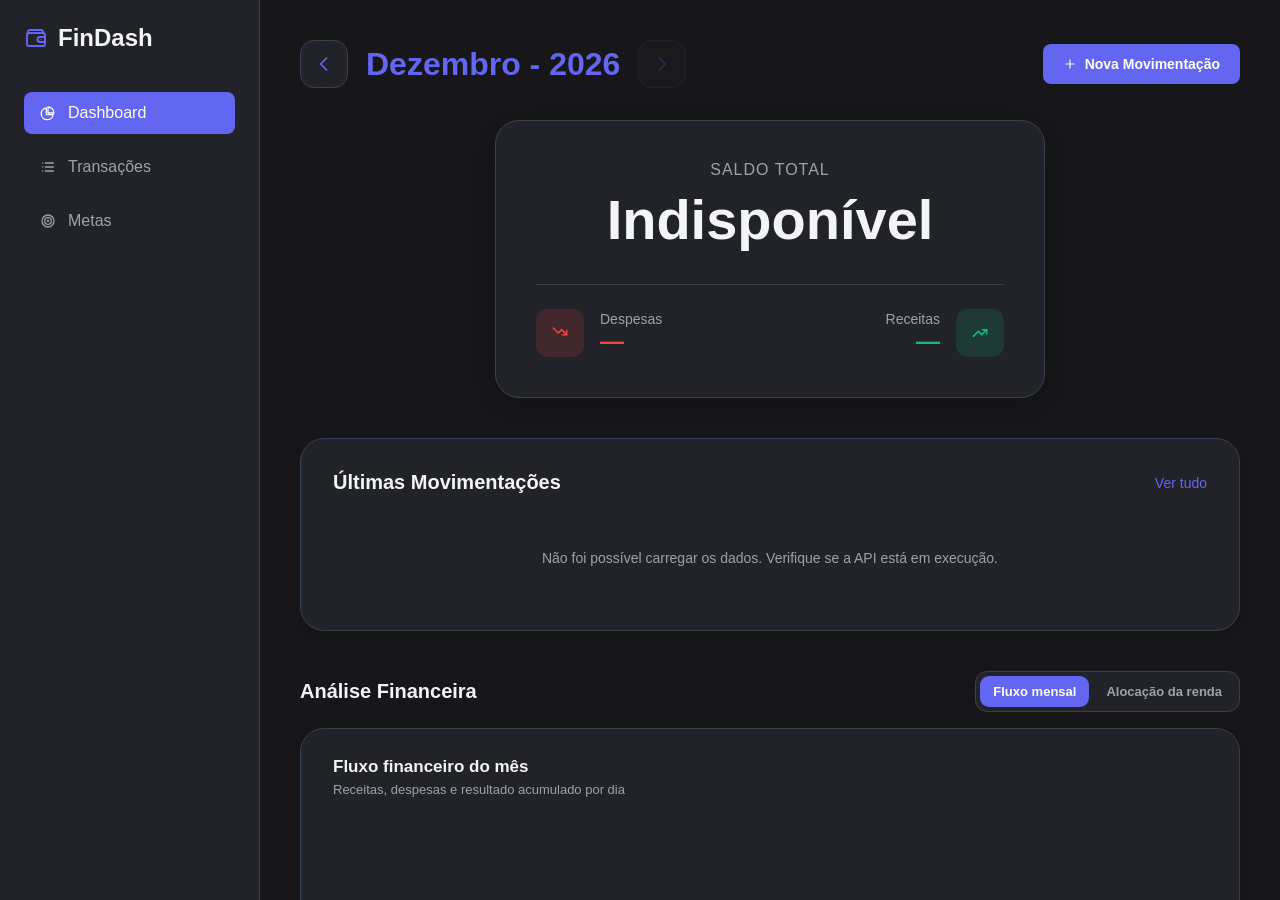
<file: frontend/index.html>
<!DOCTYPE html>
<html lang="pt-BR">
<head>
    <meta charset="UTF-8">
    <meta name="viewport" content="width=device-width, initial-scale=1.0">
    <title>FinDash</title>

    <link rel="stylesheet" href="style.css">
    <link rel="stylesheet" href="assets/css/icons.css">
</head>
<body>
    <div class="app-container">

        <!-- Menu lateral -->
        <aside class="sidebar">
            <div class="logo">
                <h2>
                    <i class="fa-solid fa-wallet" style="color: #6366f1;"></i>
                    FinDash
                </h2>
            </div>

            <nav>
                <a href="index.html" class="active">
                    <i class="fa-solid fa-chart-pie"></i>
                    Dashboard
                </a>

                <a href="transacoes.html">
                    <i class="fa-solid fa-list-ul"></i>
                    Transações
                </a>

                <a href="metas.html">
                    <i class="fa-solid fa-bullseye"></i>
                    Metas
                </a>
            </nav>
        </aside>

        <!-- Área principal -->
        <main class="content">

            <!-- Cabeçalho do período -->
            <header class="mes-header">
                <div class="month-navigation">
                    <button
                        id="btn-mes-anterior"
                        class="month-navigation-button"
                        type="button"
                        aria-label="Visualizar mês anterior"
                        title="Mês anterior">

                        <i class="fa-solid fa-chevron-left"></i>
                    </button>

                    <h1
                        id="titulo-mes"
                        class="month-navigation-title"
                        aria-live="polite">
                        Julho - 2026
                    </h1>

                    <button
                        id="btn-mes-seguinte"
                        class="month-navigation-button"
                        type="button"
                        aria-label="Visualizar mês seguinte"
                        title="Mês seguinte">

                        <i class="fa-solid fa-chevron-right"></i>
                    </button>
                </div>

                <button
                    id="btn-nova-transacao"
                    class="btn-primary"
                    type="button">

                    <i class="fa-solid fa-plus"></i>
                    Nova Movimentação
                </button>
            </header>

            <!--
                Tudo dentro deste wrapper muda quando o usuário troca o mês.
                Ele também recebe a animação definida no CSS/JavaScript.
            -->
            <div id="conteudo-periodo" class="period-content">

                <!-- Cartão principal de saldo -->
                <section class="dashboard-highlight">
                    <div class="main-balance-card">

                        <div class="balance-top">
                            <h3>Saldo Total</h3>
                            <h2 id="valor-saldo">R$ 0,00</h2>
                        </div>

                        <div class="balance-bottom">
                            <!-- Despesas -->
                            <div
                                class="sub-info despesa-info clicavel"
                                id="btn-despesas">

                                <div class="icon-box">
                                    <i class="fa-solid fa-arrow-trend-down"></i>
                                </div>

                                <div>
                                    <h4>Despesas</h4>
                                    <p id="valor-despesas">R$ 0,00</p>
                                </div>

                                <div
                                    class="popover-menu oculto"
                                    id="popover-despesas">

                                    <h5>Últimas Despesas</h5>

                                    <ul id="lista-mini-despesas">
                                        <!-- O JavaScript injeta os itens aqui. -->
                                    </ul>

                                    <a id="link-historico-despesas" href="transacoes.html">Ver histórico completo</a>
                                </div>
                            </div>

                            <!-- Receitas -->
                            <div
                                class="sub-info receita-info clicavel"
                                id="btn-receitas">

                                <div class="icon-box">
                                    <i class="fa-solid fa-arrow-trend-up"></i>
                                </div>

                                <div>
                                    <h4>Receitas</h4>
                                    <p id="valor-receitas">R$ 0,00</p>
                                </div>

                                <div
                                    class="popover-menu oculto"
                                    id="popover-receitas">

                                    <h5>Últimas Receitas</h5>

                                    <ul id="lista-mini-receitas">
                                        <!-- O JavaScript injeta os itens aqui. -->
                                    </ul>

                                    <a id="link-historico-receitas" href="transacoes.html">Ver histórico completo</a>
                                </div>
                            </div>
                        </div>
                    </div>
                </section>

                <!-- Últimas movimentações -->
                <section class="recent-transactions">
                    <div class="section-header">
                        <h2>Últimas Movimentações</h2>
                        <a id="link-todas-transacoes" href="transacoes.html" class="view-all">Ver tudo</a>
                    </div>

                    <div class="transactions-list" id="lista-transacoes">
                        <div class="empty-state">
                            <p>Buscando transações...</p>
                        </div>
                    </div>
                </section>

                <!-- Análise financeira -->
                <section class="chart-section">
                    <div class="chart-section-header">
                        <h2>Análise Financeira</h2>

                        <div
                            class="chart-mode-switch"
                            role="tablist"
                            aria-label="Escolha do gráfico financeiro">

                            <button
                                id="btn-grafico-fluxo"
                                class="chart-mode-btn ativo"
                                type="button"
                                role="tab"
                                aria-selected="true"
                                data-chart-mode="fluxo">

                                Fluxo mensal
                            </button>

                            <button
                                id="btn-grafico-alocacao"
                                class="chart-mode-btn"
                                type="button"
                                role="tab"
                                aria-selected="false"
                                data-chart-mode="alocacao">

                                Alocação da renda
                            </button>
                        </div>
                    </div>

                    <div class="chart-card">
                        <div class="chart-card-header">
                            <div>
                                <h3 id="titulo-grafico">
                                    Fluxo financeiro do mês
                                </h3>

                                <p id="descricao-grafico">
                                    Receitas, despesas e resultado acumulado por dia
                                </p>
                            </div>

                            <span
                                id="resumo-grafico"
                                class="chart-summary oculto">
                            </span>
                        </div>

                        <div class="chart-canvas-container">
                            <canvas
                                id="grafico-financeiro"
                                role="img"
                                aria-label="Gráfico de análise financeira mensal">
                            </canvas>

                            <div
                                id="grafico-vazio"
                                class="chart-empty oculto">

                                <i class="fa-solid fa-chart-line"></i>

                                <p>
                                    Ainda não há dados suficientes para gerar o gráfico.
                                </p>
                            </div>
                        </div>
                    </div>
                </section>

            </div>
        </main>
    </div>

    <!-- Modal de movimentação -->
    <div id="modal-transacao" class="modal-overlay oculto">
        <div class="modal-content">
            <div class="modal-header">
                <h2>Registrar Movimentação</h2>

                <button
                    id="btn-fechar-modal"
                    class="btn-close"
                    type="button"
                    aria-label="Fechar formulário de movimentação">

                    <i class="fa-solid fa-xmark"></i>
                </button>
            </div>

            <form id="form-transacao">
                <div class="form-group">
                    <label for="input-descricao">Descrição</label>
                    <input
                        type="text"
                        id="input-descricao"
                        name="descricao"
                        placeholder="Ex: Conta de Luz"
                        required
                        autocomplete="off">
                </div>

                <div class="form-row">
                    <div class="form-group">
                        <label for="input-valor">Valor (R$)</label>
                        <input
                            type="number"
                            id="input-valor"
                            name="valor"
                            step="0.01"
                            min="0.01"
                            placeholder="0.00"
                            required>
                    </div>

                    <div class="form-group">
                        <label for="select-tipo">Tipo</label>
                        <select id="select-tipo" name="tipo" required>
                            <option value="despesa">Despesa</option>
                            <option value="receita">Receita</option>
                        </select>
                    </div>
                </div>

                <div class="form-row">
                    <div class="form-group">
                        <label for="input-data">Data</label>
                        <input
                            type="date"
                            id="input-data"
                            name="data"
                            required>
                    </div>

                    <div class="form-group">
                        <label
                            for="select-categoria"
                            style="display: flex; justify-content: space-between;">

                            Categoria

                            <a
                                href="#"
                                id="btn-abrir-gerenciador-categorias"
                                style="color: var(--cor-destaque); font-size: 13px; text-decoration: none;">

                                <i class="fa-solid fa-gear"></i>
                                Gerenciar
                            </a>
                        </label>

                        <select
                            id="select-categoria"
                            name="categoria_id"
                            required>

                            <option value="" disabled selected>
                                Carregando categorias...
                            </option>
                        </select>
                    </div>
                </div>

                <div class="form-group">
                    <label for="input-meta">ID Meta (Opcional)</label>
                    <input
                        type="number"
                        id="input-meta"
                        name="meta_id"
                        min="1"
                        placeholder="Vincular a uma meta?">
                </div>

                <div class="modal-actions">
                    <button
                        type="button"
                        id="btn-cancelar-modal"
                        class="btn-secondary">

                        Cancelar
                    </button>

                    <button
                        type="submit"
                        id="btn-salvar-transacao"
                        class="btn-primary">

                        Salvar
                    </button>
                </div>
            </form>
        </div>
    </div>

    <!-- Modal de gerenciamento de categorias -->
    <div
        id="modal-categorias"
        class="modal-overlay oculto"
        style="z-index: 1050;">

        <div class="modal-content" style="max-width: 400px;">
            <div class="modal-header">
                <h2>Categorias</h2>

                <button
                    id="btn-fechar-categorias"
                    class="btn-close"
                    type="button"
                    aria-label="Fechar gerenciador de categorias">

                    <i class="fa-solid fa-xmark"></i>
                </button>
            </div>

            <div class="category-manager">
                <form
                    id="form-nova-categoria"
                    class="form-row"
                    style="margin-bottom: 24px;">

                    <input
                        type="text"
                        id="input-nova-categoria"
                        placeholder="Nova categoria..."
                        required
                        style="flex: 1;">

                    <button
                        type="submit"
                        class="btn-primary"
                        id="btn-salvar-categoria"
                        aria-label="Criar categoria">

                        <i class="fa-solid fa-plus"></i>
                    </button>
                </form>

                <div class="categories-list-container">
                    <ul id="lista-gerenciador-categorias">
                        <!-- O JavaScript injeta os itens aqui. -->
                    </ul>
                </div>
            </div>
        </div>
    </div>
<script src="assets/js/icons.js"></script>
    <script src="assets/vendor/chart.umd.min.js"></script>
    <script src="app.js"></script>
</body>
</html>
</file>
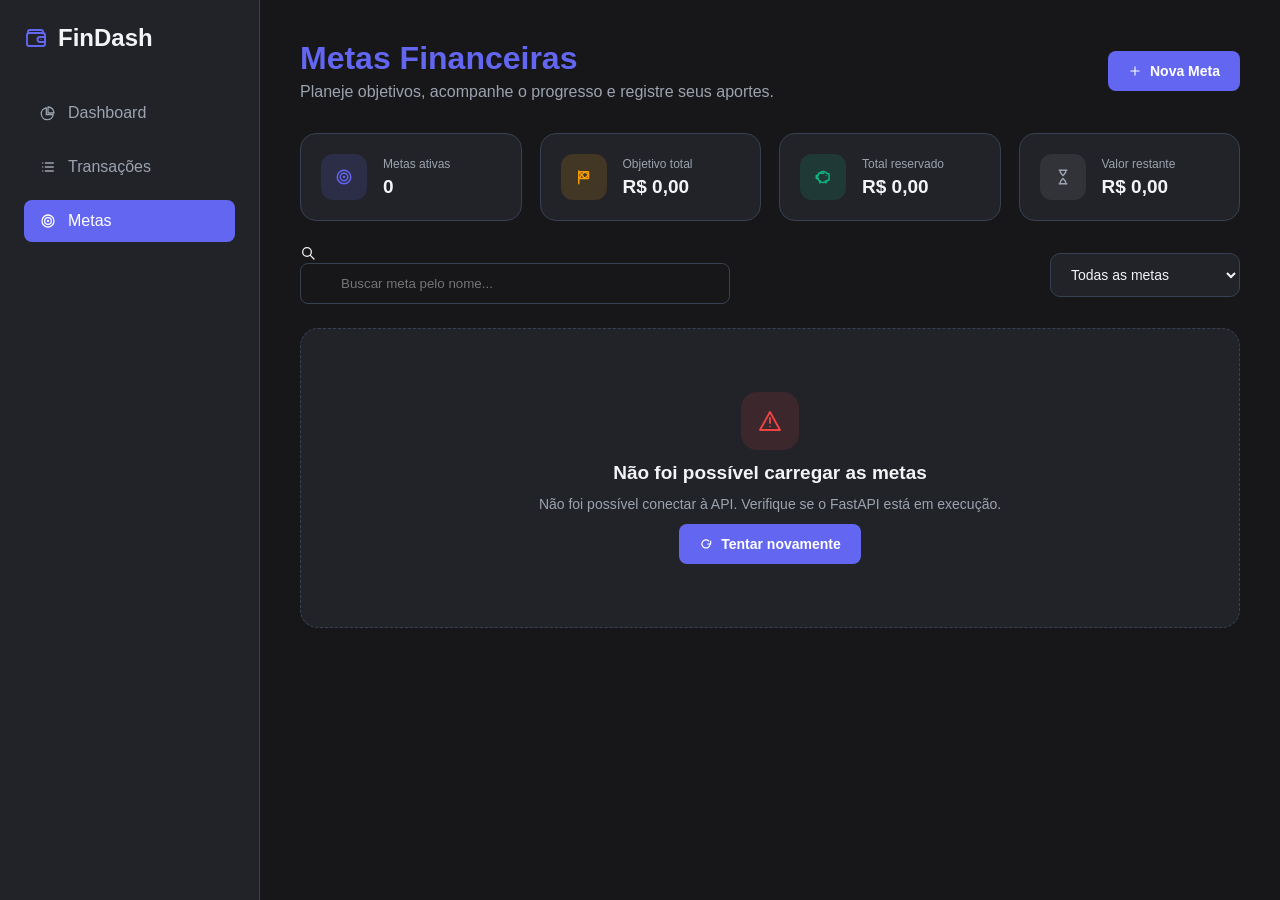
<file: frontend/metas.html>
<!DOCTYPE html>
<html lang="pt-BR">
<head>
    <meta charset="UTF-8">
    <meta name="viewport" content="width=device-width, initial-scale=1.0">

    <title>Metas - FinDash</title>

    <link rel="stylesheet" href="style.css">
    <link rel="stylesheet" href="assets/css/icons.css">
</head>
<body>
    <div class="app-container">

        <!-- Menu lateral -->
        <aside class="sidebar">
            <div class="logo">
                <h2>
                    <i class="fa-solid fa-wallet" style="color: #6366f1;"></i>
                    FinDash
                </h2>
            </div>

            <nav>
                <a href="index.html">
                    <i class="fa-solid fa-chart-pie"></i>
                    Dashboard
                </a>

                <a href="transacoes.html">
                    <i class="fa-solid fa-list-ul"></i>
                    Transações
                </a>

                <a href="metas.html" class="active">
                    <i class="fa-solid fa-bullseye"></i>
                    Metas
                </a>
            </nav>
        </aside>

        <!-- Área principal -->
        <main class="content goals-page">

            <header class="mes-header goals-page-header">
                <div class="page-heading">
                    <h1>Metas Financeiras</h1>

                    <p class="subtitle">
                        Planeje objetivos, acompanhe o progresso e registre seus aportes.
                    </p>
                </div>

                <button
                    id="btn-nova-meta"
                    class="btn-primary"
                    type="button">

                    <i class="fa-solid fa-plus"></i>
                    Nova Meta
                </button>
            </header>

            <!-- Resumo geral das metas -->
            <section class="goals-summary-grid" aria-label="Resumo das metas">

                <article class="goal-summary-card">
                    <div class="goal-summary-icon primary">
                        <i class="fa-solid fa-bullseye"></i>
                    </div>

                    <div>
                        <span>Metas ativas</span>
                        <strong id="resumo-metas-ativas">0</strong>
                    </div>
                </article>

                <article class="goal-summary-card">
                    <div class="goal-summary-icon target">
                        <i class="fa-solid fa-flag-checkered"></i>
                    </div>

                    <div>
                        <span>Objetivo total</span>
                        <strong id="resumo-valor-alvo">R$ 0,00</strong>
                    </div>
                </article>

                <article class="goal-summary-card">
                    <div class="goal-summary-icon saved">
                        <i class="fa-solid fa-piggy-bank"></i>
                    </div>

                    <div>
                        <span>Total reservado</span>
                        <strong id="resumo-valor-poupado">R$ 0,00</strong>
                    </div>
                </article>

                <article class="goal-summary-card">
                    <div class="goal-summary-icon remaining">
                        <i class="fa-solid fa-hourglass-half"></i>
                    </div>

                    <div>
                        <span>Valor restante</span>
                        <strong id="resumo-valor-restante">R$ 0,00</strong>
                    </div>
                </article>

            </section>

            <!-- Busca e filtro -->
            <section class="goals-toolbar">
                <div class="search-box goals-search-box">
                    <i class="fa-solid fa-magnifying-glass"></i>

                    <input
                        id="filtro-busca-meta"
                        type="search"
                        placeholder="Buscar meta pelo nome..."
                        autocomplete="off">
                </div>

                <select
                    id="filtro-status-meta"
                    aria-label="Filtrar metas por status">

                    <option value="todas">Todas as metas</option>
                    <option value="andamento">Em andamento</option>
                    <option value="concluida">Concluídas</option>
                </select>
            </section>

            <!-- Cartões criados pelo JavaScript -->
            <section
                id="lista-metas"
                class="goals-grid"
                aria-live="polite">

                <div class="goals-loading-state">
                    <i class="fa-solid fa-circle-notch fa-spin"></i>
                    <p>Carregando metas...</p>
                </div>
            </section>

        </main>
    </div>

    <!-- =====================================================
         MODAL: CRIAR META
         ===================================================== -->
    <div id="modal-meta" class="modal-overlay oculto">
        <div class="modal-content goal-modal-content">

            <div class="modal-header">
                <div>
                    <h2 id="titulo-modal-meta">Nova Meta</h2>
                    <p id="subtitulo-modal-meta" class="modal-subtitle">
                        Defina o objetivo e como pretende alcançá-lo.
                    </p>
                </div>

                <button
                    id="btn-fechar-modal-meta"
                    class="btn-close"
                    type="button"
                    aria-label="Fechar formulário de meta">

                    <i class="fa-solid fa-xmark"></i>
                </button>
            </div>

            <form id="form-meta">
                <div class="form-group">
                    <label for="input-nome-meta">Nome da meta</label>

                    <input
                        id="input-nome-meta"
                        name="nome"
                        type="text"
                        maxlength="100"
                        placeholder="Ex: Comprar um PlayStation 5"
                        autocomplete="off"
                        required>
                </div>

                <div class="form-group">
                    <label for="input-valor-alvo-meta">Valor-alvo</label>

                    <input
                        id="input-valor-alvo-meta"
                        name="valor_alvo"
                        type="number"
                        min="0.01"
                        step="0.01"
                        placeholder="0,00"
                        required>
                </div>

                <div id="aviso-edicao-meta" class="goal-edit-warning oculto">
                    <i class="fa-solid fa-circle-info"></i>
                    <p id="texto-aviso-edicao-meta"></p>
                </div>

                <fieldset class="goal-plan-fieldset">
                    <legend>Como deseja planejar?</legend>

                    <div class="goal-plan-options">
                        <label class="goal-plan-option ativo">
                            <input
                                type="radio"
                                name="modo_planejamento"
                                value="prazo"
                                checked>

                            <span>
                                <i class="fa-regular fa-calendar"></i>
                                Definir prazo
                            </span>
                        </label>

                        <label class="goal-plan-option">
                            <input
                                type="radio"
                                name="modo_planejamento"
                                value="mensal">

                            <span>
                                <i class="fa-solid fa-coins"></i>
                                Definir valor mensal
                            </span>
                        </label>
                    </div>
                </fieldset>

                <div id="grupo-prazo-meta" class="form-group">
                    <label for="input-prazo-meta">Prazo em meses</label>

                    <input
                        id="input-prazo-meta"
                        name="prazo_meses"
                        type="number"
                        min="1"
                        step="1"
                        placeholder="Ex: 12">
                </div>

                <div id="grupo-mensal-meta" class="form-group oculto">
                    <label for="input-valor-mensal-meta">
                        Valor disponível por mês
                    </label>

                    <input
                        id="input-valor-mensal-meta"
                        name="valor_mensal"
                        type="number"
                        min="0.01"
                        step="0.01"
                        placeholder="0,00">
                </div>

                <!-- Prévia calculada no navegador -->
                <div id="preview-planejamento-meta" class="goal-plan-preview">
                    <div>
                        <span>Contribuição mensal estimada</span>
                        <strong id="preview-valor-mensal">R$ 0,00</strong>
                    </div>

                    <div>
                        <span>Prazo estimado</span>
                        <strong id="preview-prazo">—</strong>
                    </div>

                    <div>
                        <span>Última contribuição</span>
                        <strong id="preview-ultima-parcela">R$ 0,00</strong>
                    </div>
                </div>

                <div class="modal-actions">
                    <button
                        id="btn-cancelar-modal-meta"
                        class="btn-secondary"
                        type="button">
                        Cancelar
                    </button>

                    <button
                        id="btn-salvar-meta"
                        class="btn-primary"
                        type="submit">

                        <i class="fa-solid fa-floppy-disk"></i>
                        Criar Meta
                    </button>
                </div>
            </form>

        </div>
    </div>

    <!-- =====================================================
         MODAL: REGISTRAR APORTE
         ===================================================== -->
    <div id="modal-aporte" class="modal-overlay oculto">
        <div class="modal-content goal-modal-content">

            <div class="modal-header">
                <div>
                    <h2>Registrar Aporte</h2>

                    <p
                        id="subtitulo-modal-aporte"
                        class="modal-subtitle">
                        Adicione dinheiro a uma meta.
                    </p>
                </div>

                <button
                    id="btn-fechar-modal-aporte"
                    class="btn-close"
                    type="button"
                    aria-label="Fechar formulário de aporte">

                    <i class="fa-solid fa-xmark"></i>
                </button>
            </div>

            <form id="form-aporte">
                <input id="input-aporte-meta-id" name="meta_id" type="hidden">

                <div class="goal-contribution-notice">
                    <i class="fa-solid fa-circle-info"></i>

                    <p>
                        O aporte será registrado como uma despesa vinculada à meta,
                        representando dinheiro reservado e indisponível para gastos.
                    </p>
                </div>

                <div class="form-group">
                    <label for="input-descricao-aporte">Descrição</label>

                    <input
                        id="input-descricao-aporte"
                        name="descricao"
                        type="text"
                        maxlength="120"
                        autocomplete="off"
                        required>
                </div>

                <div class="form-row">
                    <div class="form-group">
                        <label for="input-valor-aporte">Valor do aporte</label>

                        <input
                            id="input-valor-aporte"
                            name="valor"
                            type="number"
                            min="0.01"
                            step="0.01"
                            placeholder="0,00"
                            required>
                    </div>

                    <div class="form-group">
                        <label for="input-data-aporte">Data</label>

                        <input
                            id="input-data-aporte"
                            name="data"
                            type="date"
                            required>
                    </div>
                </div>

                <div class="form-group">
                    <label for="select-categoria-aporte">Categoria</label>

                    <select
                        id="select-categoria-aporte"
                        name="categoria_id"
                        required>

                        <option value="" disabled selected>
                            Carregando categorias...
                        </option>
                    </select>

                    <small class="form-helper">
                        Uma categoria como “Reserva” ou “Metas” facilita a análise.
                    </small>
                </div>

                <div class="modal-actions">
                    <button
                        id="btn-cancelar-modal-aporte"
                        class="btn-secondary"
                        type="button">
                        Cancelar
                    </button>

                    <button
                        id="btn-salvar-aporte"
                        class="btn-primary"
                        type="submit">

                        <i class="fa-solid fa-piggy-bank"></i>
                        Registrar Aporte
                    </button>
                </div>
            </form>

        </div>
    </div>

    <!-- Notificações não bloqueantes -->
    <div
        id="toast-container"
        class="toast-container"
        aria-live="polite"
        aria-atomic="true">
    </div>

    <script src="assets/js/icons.js"></script>
    <script src="metas.js"></script>
</body>
</html>
</file>
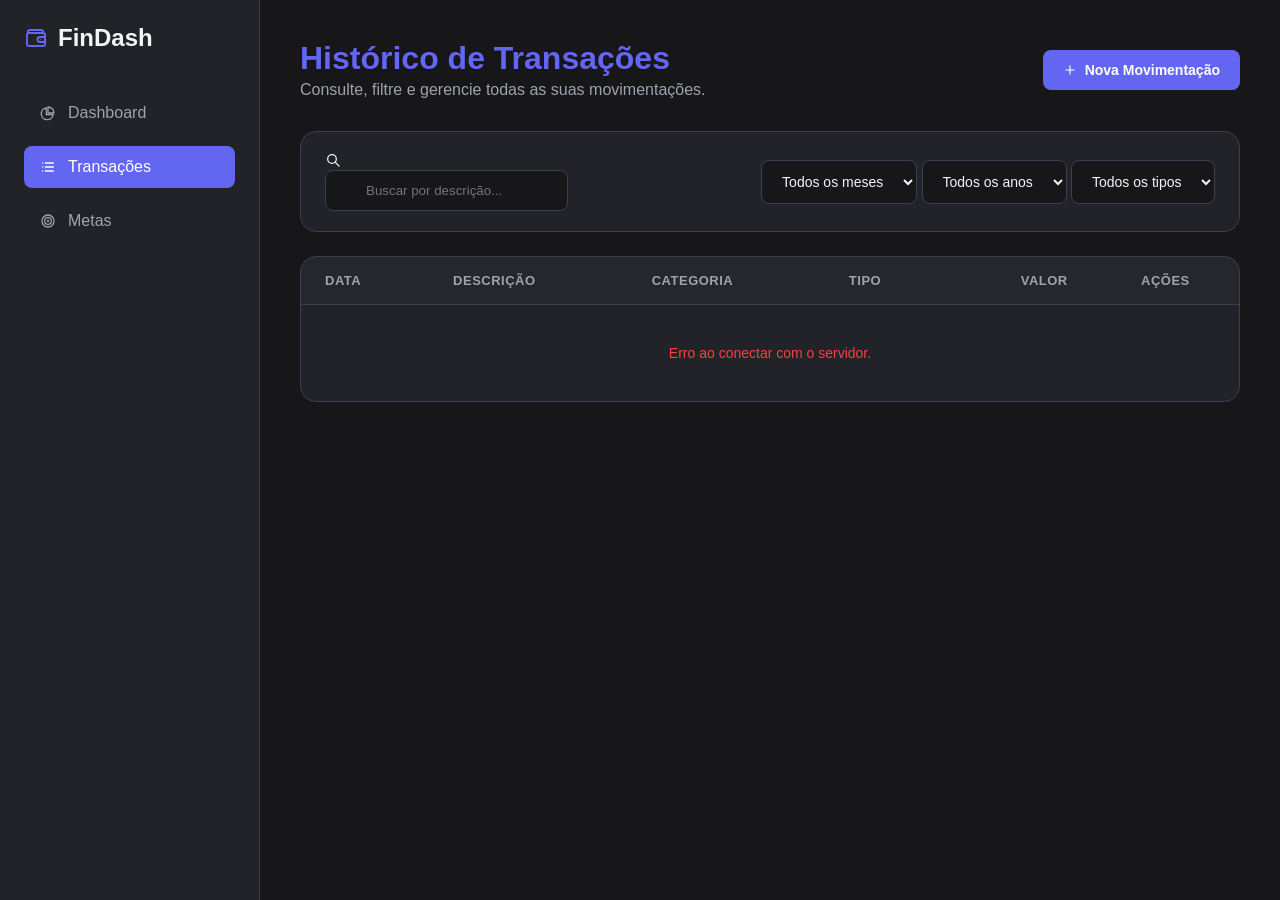
<file: frontend/transacoes.html>
<!DOCTYPE html>
<html lang="pt-BR">
<head>
    <meta charset="UTF-8">
    <meta name="viewport" content="width=device-width, initial-scale=1.0">
    <title>Transações - FinDash</title>
    <link rel="stylesheet" href="style.css">
    <link rel="stylesheet" href="assets/css/icons.css">
</head>
<body>
    <div class="app-container">

        <!-- Menu lateral -->
        <aside class="sidebar">
            <div class="logo">
                <h2><i class="fa-solid fa-wallet" style="color: #6366f1;"></i> FinDash</h2>
            </div>
            <nav>
                <a href="index.html"><i class="fa-solid fa-chart-pie"></i> Dashboard</a>
                <a href="transacoes.html" class="active"><i class="fa-solid fa-list-ul"></i> Transações</a>
                <a href="metas.html"><i class="fa-solid fa-bullseye"></i> Metas</a>
            </nav>
        </aside>

        <!-- Área principal -->
        <main class="content">
            <header class="mes-header">
                <div>
                    <h1 style="text-align: left; margin: 0;">Histórico de Transações</h1>
                    <p class="subtitle" style="margin: 4px 0 0 0;">Consulte, filtre e gerencie todas as suas movimentações.</p>
                </div>
                <button id="btn-nova-transacao-lista" class="btn-primary" type="button">
                    <i class="fa-solid fa-plus"></i> Nova Movimentação
                </button>
            </header>


            <!-- Exibido somente quando a página recebe ?meta_id=... -->
            <section
                id="filtro-contexto-meta"
                class="context-filter-banner oculto"
                aria-live="polite">

                <div>
                    <i class="fa-solid fa-bullseye"></i>
                    <span id="texto-filtro-contexto-meta">
                        Exibindo movimentações vinculadas a uma meta.
                    </span>
                </div>

                <button
                    id="btn-limpar-filtro-meta"
                    class="context-filter-clear"
                    type="button">
                    Limpar filtro
                </button>
            </section>

            <!-- Barra de Filtros -->
            <section class="filters-bar">
                <div class="search-box">
                    <i class="fa-solid fa-magnifying-glass"></i>
                    <input type="text" id="filtro-busca" placeholder="Buscar por descrição...">
                </div>

                <div class="filter-group">
                    <select id="filtro-mes">
                        <option value="">Todos os meses</option>
                        <option value="01">Janeiro</option>
                        <option value="02">Fevereiro</option>
                        <option value="03">Março</option>
                        <option value="04">Abril</option>
                        <option value="05">Maio</option>
                        <option value="06">Junho</option>
                        <option value="07">Julho</option>
                        <option value="08">Agosto</option>
                        <option value="09">Setembro</option>
                        <option value="10">Outubro</option>
                        <option value="11">Novembro</option>
                        <option value="12">Dezembro</option>
                    </select>

                    <select id="filtro-ano">
                        <option value="">Todos os anos</option>
                    </select>

                    <select id="filtro-tipo">
                        <option value="">Todos os tipos</option>
                        <option value="receita">Receitas</option>
                        <option value="despesa">Despesas</option>
                    </select>
                </div>
            </section>

            <!-- Tabela Completa -->
            <section class="table-container">
                <table class="data-table">
                    <thead>
                        <tr>
                            <th>Data</th>
                            <th>Descrição</th>
                            <th>Categoria</th>
                            <th>Tipo</th>
                            <th style="text-align: right;">Valor</th>
                            <th style="text-align: center;">Ações</th>
                        </tr>
                    </thead>
                    <tbody id="tabela-corpo">
                        <!-- O JS vai injetar as linhas aqui -->
                        <tr>
                            <td colspan="6" class="empty-state" style="text-align: center; padding: 40px;">
                                Carregando histórico...
                            </td>
                        </tr>
                    </tbody>
                </table>
            </section>
        </main>
    </div>
    <!-- Modal de movimentação -->
    <div id="modal-transacao" class="modal-overlay oculto">
        <div class="modal-content">
            <div class="modal-header">
                <h2>Registrar Movimentação</h2>
                <button id="btn-fechar-modal" class="btn-close" type="button" aria-label="Fechar formulário de movimentação"><i class="fa-solid fa-xmark"></i></button>
            </div>
            <form id="form-transacao">
                <div class="form-group">
                    <label for="input-descricao">Descrição</label>
                    <input type="text" id="input-descricao" name="descricao" placeholder="Ex: Conta de Luz" required autocomplete="off">
                </div>
                <div class="form-row">
                    <div class="form-group">
                        <label for="input-valor">Valor (R$)</label>
                        <input type="number" id="input-valor" name="valor" step="0.01" min="0.01" placeholder="0.00" required>
                    </div>
                    <div class="form-group">
                        <label for="select-tipo">Tipo</label>
                        <select id="select-tipo" name="tipo" required>
                            <option value="despesa">Despesa</option>
                            <option value="receita">Receita</option>
                        </select>
                    </div>
                </div>
                <div class="form-row">
                    <div class="form-group">
                        <label for="input-data">Data</label>
                        <input type="date" id="input-data" name="data" required>
                    </div>
                    <div class="form-group">
                        <label for="select-categoria" style="display: flex; justify-content: space-between;">Categoria <a href="#" id="btn-abrir-gerenciador-categorias" style="color: var(--cor-destaque); font-size: 13px; text-decoration: none;"><i class="fa-solid fa-gear"></i> Gerenciar</a></label>
                        <select id="select-categoria" name="categoria_id" required><option value="" disabled selected>Carregando categorias...</option></select>
                    </div>
                </div>
                <div class="form-group">
                    <label for="input-meta">ID Meta (Opcional)</label>
                    <input type="number" id="input-meta" name="meta_id" min="1" placeholder="Vincular a uma meta?">
                </div>
                <div class="modal-actions">
                    <button type="button" id="btn-cancelar-modal" class="btn-secondary">Cancelar</button>
                    <button type="submit" id="btn-salvar-transacao" class="btn-primary">Salvar</button>
                </div>
            </form>
        </div>
    </div>

    <!-- Modal de gerenciamento de categorias -->
    <div id="modal-categorias" class="modal-overlay oculto" style="z-index: 1050;">
        <div class="modal-content" style="max-width: 400px;">
            <div class="modal-header">
                <h2>Categorias</h2>
                <button id="btn-fechar-categorias" class="btn-close" type="button"><i class="fa-solid fa-xmark"></i></button>
            </div>
            <div class="category-manager">
                <form id="form-nova-categoria" class="form-row" style="margin-bottom: 24px;">
                    <input type="text" id="input-nova-categoria" placeholder="Nova categoria..." required style="flex: 1;">
                    <button type="submit" class="btn-primary" id="btn-salvar-categoria"><i class="fa-solid fa-plus"></i></button>
                </form>
                <div class="categories-list-container">
                    <ul id="lista-gerenciador-categorias"></ul>
                </div>
            </div>
        </div>
    </div>

    <!-- O Modal de transações (e futuramente suas funções globais) entrarão aqui -->
    <script src="assets/js/icons.js"></script>
    <script src="transacoes.js"></script>
</body>
</html>
</file>
<file: frontend/style.css>
/* Variáveis de Cores (Paleta Dark Mode) */
:root {
    --bg-fundo: #17171a; /* Fundo mais escuro */
    --bg-card: #222329; /* Fundo dos cartões (um pouco mais claro) */
    --texto-principal: #f3f4f6;
    --texto-secundario: #9ca3af;
    --cor-destaque: #6366f1; /* Roxo moderno */
    --cor-receita: #10b981; /* Verde esmeralda */
    --cor-despesa: #ef4444; /* Vermelho rubi */
    --cor-meta: #f59e0b; /* Amarelo Dourado */
    --borda: #374151;
}

/* Reset básico */
* {
    margin: 0;
    padding: 0;
    box-sizing: border-box;
    font-family: "Segoe UI", Roboto, Helvetica, Arial, sans-serif;
}

body {
    background-color: var(--bg-fundo);
    color: var(--texto-principal);
    display: flex;
    height: 100vh;
    overflow: hidden;
}

.app-container {
    display: flex;
    width: 100%;
}

/* --- SIDEBAR --- */
.sidebar {
    width: 260px;
    background-color: var(--bg-card);
    border-right: 1px solid var(--borda);
    padding: 24px;
    display: flex;
    flex-direction: column;
}

.logo h2 {
    font-size: 24px;
    margin-bottom: 40px;
    display: flex;
    align-items: center;
    gap: 10px;
}

.sidebar nav {
    display: flex;
    flex-direction: column;
    gap: 12px;
}

.sidebar nav a {
    text-decoration: none;
    color: var(--texto-secundario);
    font-size: 16px;
    padding: 12px 16px;
    border-radius: 8px;
    display: flex;
    align-items: center;
    gap: 12px;
    transition: all 0.3s ease;
}

.sidebar nav a:hover {
    background-color: rgba(99, 102, 241, 0.1);
    color: var(--cor-destaque);
}

.sidebar nav a.active {
    background-color: var(--cor-destaque);
    color: white;
}

/* --- ÁREA PRINCIPAL --- */
.content {
    flex: 1;
    width: 100%;
    min-width: 0;
    padding: 40px;
    overflow-y: auto;
}

header h1 {
    font-size: 28px;
}

header .subtitle {
    color: var(--texto-secundario);
    margin-top: 4px;
    margin-bottom: 32px;
}

/* --- CARTÕES (DASHBOARD) --- */
/* --- CABEÇALHO DO MÊS --- */
.mes-header {
    display: flex;
    align-items: center;
    justify-content: space-between;
    gap: 24px;
    text-align: center;
    margin-bottom: 32px;
}

.mes-header h1 {
    font-size: 32px;
    color: var(--cor-destaque);
    font-weight: 700;
}

/* --- NOVO CARTÃO CENTRAL DE SALDO --- */
.dashboard-highlight {
    display: flex;
    justify-content: center; /* Centraliza o cartão na tela */
    margin-bottom: 40px;
}

.main-balance-card {
    background-color: var(--bg-card);
    width: 100%;
    max-width: 550px; /* Tamanho máximo do cartão */
    border-radius: 24px;
    padding: 40px;
    border: 1px solid var(--borda);
    box-shadow: 0 8px 24px rgba(0, 0, 0, 0.2);
    display: flex;
    flex-direction: column;
    align-items: center;
}

.balance-top {
    text-align: center;
    margin-bottom: 32px;
}

.balance-top h3 {
    font-size: 16px;
    color: var(--texto-secundario);
    font-weight: 500;
    margin-bottom: 8px;
    text-transform: uppercase;
    letter-spacing: 1px;
}

.balance-top h2 {
    font-size: 56px; /* Saldo gigante */
    font-weight: 700;
    color: var(--texto-principal);
}

.balance-bottom {
    display: flex;
    justify-content: space-between;
    width: 100%;
    padding-top: 24px;
    border-top: 1px solid var(--borda); /* Linha divisória */
}

.sub-info {
    display: flex;
    align-items: center;
    gap: 16px;
}

.sub-info .icon-box {
    width: 48px;
    height: 48px;
    border-radius: 12px;
    display: flex;
    align-items: center;
    justify-content: center;
    font-size: 20px;
}

/* Estilos específicos de Despesa (Esquerda) */
.despesa-info .icon-box { background-color: rgba(239, 68, 68, 0.15); color: var(--cor-despesa); }
.despesa-info h4 { color: var(--texto-secundario); font-size: 14px; font-weight: 500; }
.despesa-info p { color: var(--cor-despesa); font-size: 24px; font-weight: 600; }

/* Estilos específicos de Receita (Direita) */
.receita-info .icon-box { background-color: rgba(16, 185, 129, 0.15); color: var(--cor-receita); }
.receita-info h4 { color: var(--texto-secundario); font-size: 14px; font-weight: 500; }
.receita-info p { color: var(--cor-receita); font-size: 24px; font-weight: 600; text-align: right; }
.receita-info { flex-direction: row-reverse; text-align: right; } /* Inverte a ordem do ícone para ficar simétrico */

/* Cores específicas dos ícones */
.card-icon.receita { background-color: rgba(16, 185, 129, 0.15); color: var(--cor-receita); }
.card-icon.despesa { background-color: rgba(239, 68, 68, 0.15); color: var(--cor-despesa); }
.transaction-icon.meta { background-color: rgba(245, 158, 11, 0.15); color: var(--cor-meta); }
.transaction-value.neutro { color: var(--cor-meta); }
.card-icon.saldo { background-color: rgba(99, 102, 241, 0.15); color: var(--cor-destaque); }

.card-info h3 {
    font-size: 14px;
    color: var(--texto-secundario);
    font-weight: 500;
}

.card-info p {
    font-size: 28px;
    font-weight: 700;
    margin-top: 4px;
}

/* --- PLACEHOLDER DO GRÁFICO --- */
.chart-section h2 {
    margin-bottom: 16px;
    font-size: 20px;
}

.chart-placeholder {
    background-color: var(--bg-card);
    border: 1px dashed var(--borda);
    border-radius: 16px;
    height: 300px;
    display: flex;
    flex-direction: column;
    align-items: center;
    justify-content: center;
    color: var(--texto-secundario);
    gap: 12px;
    font-size: 16px;
}

.chart-placeholder i {
    font-size: 40px;
    color: var(--borda);
}

/* --- LISTA DE TRANSAÇÕES RECENTES --- */
.recent-transactions {
    background-color: var(--bg-card);
    border-radius: 24px;
    padding: 32px;
    border: 1px solid var(--borda);
    box-shadow: 0 4px 12px rgba(0, 0, 0, 0.1);
    margin-bottom: 40px;
}

.section-header {
    display: flex;
    justify-content: space-between;
    align-items: center;
    margin-bottom: 24px;
}

.section-header h2 {
    font-size: 20px;
    font-weight: 600;
}

.view-all {
    color: var(--cor-destaque);
    text-decoration: none;
    font-size: 14px;
    font-weight: 500;
}

.view-all:hover {
    text-decoration: underline;
}

.transactions-list {
    display: flex;
    flex-direction: column;
    gap: 16px;
}

.transaction-item {
    display: flex;
    justify-content: space-between;
    align-items: center;
    padding: 16px;
    background-color: rgba(255, 255, 255, 0.02);
    border-radius: 12px;
    transition: background-color 0.2s ease;
}

.transaction-item:hover {
    background-color: rgba(255, 255, 255, 0.05);
}

.transaction-left {
    display: flex;
    align-items: center;
    gap: 16px;
}

.transaction-icon {
    width: 40px;
    height: 40px;
    border-radius: 10px;
    display: flex;
    align-items: center;
    justify-content: center;
    font-size: 16px;
}

/* Reutilizando as cores das bolinhas */
.transaction-icon.receita { background-color: rgba(16, 185, 129, 0.15); color: var(--cor-receita); }
.transaction-icon.despesa { background-color: rgba(239, 68, 68, 0.15); color: var(--cor-despesa); }

.transaction-details h4 {
    font-size: 15px;
    font-weight: 500;
    color: var(--texto-principal);
}

.transaction-details p {
    font-size: 13px;
    color: var(--texto-secundario);
    margin-top: 4px;
}

.transaction-value {
    font-size: 16px;
    font-weight: 600;
}

.transaction-value.positivo { color: var(--cor-receita); }
.transaction-value.negativo { color: var(--cor-despesa); }

.empty-state {
    text-align: center;
    padding: 32px;
    color: var(--texto-secundario);
    font-size: 14px;
}

/* --- ESTILOS DOS MENUS SUSPENSOS (POPOVERS) --- */
.clicavel {
    cursor: pointer;
    position: relative; /* Isso prende o menu flutuante exatamente embaixo do botão */
    transition: opacity 0.2s;
}

.clicavel:hover {
    opacity: 0.8;
}

.popover-menu {
    position: absolute;
    top: 110%; /* Fica um pouquinho abaixo da palavra Despesa/Receita */
    left: 0;
    width: 250px;
    background-color: var(--bg-fundo);
    border: 1px solid var(--borda);
    border-radius: 12px;
    padding: 16px;
    box-shadow: 0 10px 25px rgba(0,0,0,0.5);
    z-index: 100; /* Garante que fique por cima de tudo na tela */
    text-align: left;
}

/* Oculta o menu por padrão */
.popover-menu.oculto {
    display: none; 
}

.popover-menu h5 {
    font-size: 12px;
    color: var(--texto-secundario);
    text-transform: uppercase;
    margin-bottom: 12px;
    border-bottom: 1px solid var(--borda);
    padding-bottom: 8px;
}

.popover-menu ul {
    list-style: none;
    margin-bottom: 12px;
}

.popover-menu ul li {
    font-size: 14px;
    padding: 6px 0;
    display: flex;
    justify-content: space-between;
}

.popover-menu a {
    font-size: 12px;
    color: var(--cor-destaque);
    text-decoration: none;
    display: block;
    text-align: center;
}
/* --- BOTÕES --- */
.btn-primary {
    background-color: var(--cor-destaque);
    color: white;
    border: none;
    padding: 12px 20px;
    border-radius: 8px;
    font-size: 14px;
    font-weight: 600;
    cursor: pointer;
    transition: background-color 0.2s;
    display: flex;
    align-items: center;
    gap: 8px;
}

.btn-primary:hover {
    background-color: #4f46e5; /* Roxo um pouco mais escuro */
}

.btn-primary:disabled {
    opacity: 0.5;
    cursor: not-allowed;
}

.btn-secondary {
    background-color: transparent;
    color: var(--texto-secundario);
    border: 1px solid var(--borda);
    padding: 12px 20px;
    border-radius: 8px;
    font-size: 14px;
    font-weight: 600;
    cursor: pointer;
    transition: all 0.2s;
}

.btn-secondary:hover {
    background-color: rgba(255, 255, 255, 0.05);
    color: var(--texto-principal);
}

/* --- MODAL (A PORTA DE ENTRADA) --- */
.modal-overlay {
    position: fixed;
    top: 0;
    left: 0;
    width: 100vw;
    height: 100vh;
    background-color: rgba(0, 0, 0, 0.6); /* Fundo escurecido */
    backdrop-filter: blur(4px); /* Efeito de vidro moderno */
    display: flex;
    align-items: center;
    justify-content: center;
    z-index: 1000;
    opacity: 1;
    transition: opacity 0.3s ease;
}

.modal-overlay.oculto {
    opacity: 0;
    pointer-events: none; /* Impede cliques quando estiver invisível */
}

.modal-content {
    background-color: var(--bg-card);
    width: 100%;
    max-width: 500px;
    border-radius: 16px;
    padding: 32px;
    border: 1px solid var(--borda);
    box-shadow: 0 20px 40px rgba(0, 0, 0, 0.4);
    transform: translateY(0);
    transition: transform 0.3s ease;
}

.modal-overlay.oculto .modal-content {
    transform: translateY(-20px); /* Animação de subida ao fechar */
}

.modal-header {
    display: flex;
    justify-content: space-between;
    align-items: center;
    margin-bottom: 24px;
}

.modal-header h2 {
    font-size: 20px;
}

.btn-close {
    background: none;
    border: none;
    color: var(--texto-secundario);
    font-size: 20px;
    cursor: pointer;
    transition: color 0.2s;
}

.btn-close:hover {
    color: var(--texto-principal);
}

/* --- FORMULÁRIOS --- */
.form-group {
    display: flex;
    flex-direction: column;
    gap: 8px;
    margin-bottom: 16px;
    flex: 1;
}

.form-row {
    display: flex;
    gap: 16px;
}

form label {
    font-size: 14px;
    color: var(--texto-secundario);
    font-weight: 500;
}

form input, form select {
    background-color: var(--bg-fundo);
    border: 1px solid var(--borda);
    color: var(--texto-principal);
    padding: 12px;
    border-radius: 8px;
    font-size: 14px;
    outline: none;
    transition: border-color 0.2s;
}

form input:focus, form select:focus {
    border-color: var(--cor-destaque);
}

/* Tira as setinhas chatas do input number */
form input[type="number"]::-webkit-inner-spin-button, 
form input[type="number"]::-webkit-outer-spin-button { 
    -webkit-appearance: none; 
    margin: 0; 
}

.modal-actions {
    display: flex;
    justify-content: flex-end;
    gap: 12px;
    margin-top: 32px;
    padding-top: 24px;
    border-top: 1px solid var(--borda);
}
/* --- GERENCIADOR DE CATEGORIAS --- */
.categories-list-container {
    max-height: 250px;
    overflow-y: auto;
    padding-right: 8px; /* Espaço para a barra de rolagem */
}

/* Customizando a barra de rolagem para ficar fina e sombria */
.categories-list-container::-webkit-scrollbar {
    width: 6px;
}
.categories-list-container::-webkit-scrollbar-track {
    background: transparent;
}
.categories-list-container::-webkit-scrollbar-thumb {
    background-color: var(--borda);
    border-radius: 10px;
}

#lista-gerenciador-categorias {
    list-style: none;
    display: flex;
    flex-direction: column;
    gap: 8px;
}

.category-list-item {
    display: flex;
    justify-content: space-between;
    align-items: center;
    background-color: rgba(255, 255, 255, 0.02);
    padding: 12px 16px;
    border-radius: 8px;
    border: 1px solid transparent;
    transition: all 0.2s;
}

.category-list-item:hover {
    background-color: rgba(255, 255, 255, 0.05);
    border-color: var(--borda);
}

.category-list-item span {
    font-size: 14px;
    font-weight: 500;
}

.category-actions {
    display: flex;
    gap: 12px;
}

.btn-icon {
    background: none;
    border: none;
    cursor: pointer;
    font-size: 14px;
    color: var(--texto-secundario);
    transition: color 0.2s;
}

.btn-icon.edit:hover { color: var(--cor-destaque); }
.btn-icon.delete:hover { color: var(--cor-despesa); }

/* --- AÇÕES DAS MOVIMENTAÇÕES --- */

/* Agrupa valor e botões no lado direito da linha. */
.transaction-right {
    display: flex;
    align-items: center;
    gap: 18px;
}

/* Agrupa os botões de editar e excluir. */
.transaction-actions {
    display: flex;
    align-items: center;
    gap: 6px;
}

/* Cria uma área clicável confortável sem transformar
   os ícones em botões visualmente pesados. */
.transaction-actions .btn-icon {
    width: 32px;
    height: 32px;
    border-radius: 8px;
    display: flex;
    align-items: center;
    justify-content: center;
}

/* Fundo discreto ao passar o mouse. */
.transaction-actions .btn-icon:hover {
    background-color: rgba(255, 255, 255, 0.06);
}
/* =========================================================
   ANÁLISE FINANCEIRA: SELETOR E GRÁFICOS
   ========================================================= */

.chart-section {
    width: 100%;
    margin-top: 0;
    margin-bottom: 40px;
}

/* Alinha o título da seção e as opções de gráfico. */
.chart-section-header {
    display: flex;
    align-items: center;
    justify-content: space-between;
    gap: 20px;
    margin-bottom: 16px;
}

.chart-section-header h2 {
    margin: 0;
    font-size: 20px;
    font-weight: 600;
    color: var(--texto-principal);
}

/* Grupo de botões que funciona como abas. */
.chart-mode-switch {
    display: inline-flex;
    align-items: center;
    gap: 4px;

    padding: 4px;

    background-color: var(--bg-card);
    border: 1px solid var(--borda);
    border-radius: 12px;
}

/* Botão padrão de cada modo. */
.chart-mode-btn {
    border: 0;
    border-radius: 9px;

    padding: 8px 13px;

    background-color: transparent;
    color: var(--texto-secundario);

    font-size: 13px;
    font-weight: 600;

    cursor: pointer;

    transition:
        background-color 0.2s ease,
        color 0.2s ease,
        transform 0.2s ease;
}

.chart-mode-btn:hover {
    color: var(--texto-principal);
    background-color: rgba(255, 255, 255, 0.05);
}

/* Aba atualmente selecionada. */
.chart-mode-btn.ativo {
    color: #ffffff;
    background-color: var(--cor-destaque);
}

.chart-mode-btn:active {
    transform: scale(0.98);
}

/* Cartão externo que abriga o gráfico. */
.chart-card {
    width: 100%;
    max-width: 100%;
    min-width: 0;

    padding: 28px 32px;

    background-color: var(--bg-card);
    border: 1px solid var(--borda);
    border-radius: 24px;

    overflow: hidden;

    box-shadow: 0 4px 12px rgba(0, 0, 0, 0.1);
}

/* Cabeçalho interno do cartão. */
.chart-card-header {
    display: flex;
    align-items: flex-start;
    justify-content: space-between;
    gap: 18px;

    margin-bottom: 20px;
}

.chart-card-header h3 {
    margin: 0;

    font-size: 17px;
    font-weight: 600;
    color: var(--texto-principal);
}

.chart-card-header p {
    margin: 5px 0 0;

    font-size: 13px;
    color: var(--texto-secundario);
}

/* Pequeno indicador usado no gráfico de alocação. */
.chart-summary {
    flex-shrink: 0;

    padding: 7px 11px;

    border-radius: 999px;

    background-color: rgba(99, 102, 241, 0.14);
    color: #a5b4fc;

    font-size: 12px;
    font-weight: 700;
}

/*
 * O Chart.js mede o elemento pai do canvas.
 * A altura fixa mantém os dois gráficos com tamanho consistente.
 */
.chart-canvas-container {
    position: relative;

    width: 100%;
    height: 340px;
    min-width: 0;
}

#grafico-financeiro {
    display: block;

    width: 100% !important;
    height: 100% !important;
}

/* Mensagem exibida quando o gráfico não pode ser desenhado. */
.chart-empty {
    position: absolute;
    inset: 0;

    display: flex;
    flex-direction: column;
    align-items: center;
    justify-content: center;

    gap: 12px;

    color: var(--texto-secundario);
}

.chart-empty i {
    font-size: 38px;
    color: var(--borda);
}

.chart-empty p {
    margin: 0;
    font-size: 14px;
}

.chart-empty.oculto,
.chart-summary.oculto {
    display: none;
}

/*
 * Mesmo sem uma versão mobile dedicada, este ajuste evita
 * que as abas comprimam demais em janelas menores.
 */
@media (max-width: 850px) {
    .chart-section-header {
        align-items: flex-start;
        flex-direction: column;
    }

    .chart-mode-switch {
        width: 100%;
    }

    .chart-mode-btn {
        flex: 1;
    }

    .chart-card {
        padding: 22px;
    }

    .chart-canvas-container {
        height: 300px;
    }
}

.month-navigation {
    display: inline-flex;
    align-items: center;
    justify-content: center;
    gap: 18px;

    min-width: 340px;
}

/* Título central do período selecionado. */
.month-navigation-title {
    min-width: 210px;
    margin: 0;

    color: var(--cor-destaque);
    text-align: center;
    font-size: 30px;
    font-weight: 700;
}

/*
 * Setas relativamente grandes, mas sem ocupar o espaço
 * de um cartão inteiro do dashboard.
 */
.month-navigation-button {
    display: inline-flex;
    align-items: center;
    justify-content: center;

    width: 48px;
    height: 48px;
    flex: 0 0 48px;

    border: 1px solid var(--borda);
    border-radius: 14px;

    background-color: var(--bg-card);
    color: var(--cor-destaque);

    font-size: 20px;
    cursor: pointer;

    transition:
        color 0.18s ease,
        border-color 0.18s ease,
        background-color 0.18s ease,
        transform 0.18s ease,
        opacity 0.18s ease;
}

.month-navigation-button:hover:not(:disabled) {
    color: #ffffff;
    border-color: var(--cor-destaque);
    background-color: var(--cor-destaque);
    transform: translateY(-2px);
}

.month-navigation-button:active:not(:disabled) {
    transform: translateY(0) scale(0.96);
}

/*
 * Quando o dashboard já está no mês atual,
 * a seta da direita fica desativada.
 */
.month-navigation-button:disabled {
    opacity: 0.28;
    cursor: not-allowed;
}

/* =========================================================
   TRANSIÇÃO DO CONTEÚDO
   ========================================================= */

/*
 * Este wrapper recebe as animações depois que os dados
 * do novo mês terminam de carregar.
 */
.period-content {
    width: 100%;
    will-change: transform, opacity;
}

/* Leve transparência enquanto a API está sendo consultada. */
.period-content.period-loading {
    opacity: 0.58;
    pointer-events: none;
}

/*
 * Ao voltar para um mês anterior, o conteúdo novo entra
 * discretamente pela esquerda.
 */
.period-content.period-enter-from-left {
    animation: periodEnterFromLeft 220ms ease-out;
}

/*
 * Ao avançar para um mês mais recente, o conteúdo novo
 * entra discretamente pela direita.
 */
.period-content.period-enter-from-right {
    animation: periodEnterFromRight 220ms ease-out;
}

@keyframes periodEnterFromLeft {
    from {
        opacity: 0;
        transform: translateX(-22px);
    }

    to {
        opacity: 1;
        transform: translateX(0);
    }
}

@keyframes periodEnterFromRight {
    from {
        opacity: 0;
        transform: translateX(22px);
    }

    to {
        opacity: 1;
        transform: translateX(0);
    }
}

/*
 * O projeto não precisa ser mobile-first agora,
 * mas esta regra impede que o título e as setas estourem
 * quando a janela do aplicativo estiver estreita.
 */
@media (max-width: 760px) {
    .month-navigation {
        gap: 10px;
        min-width: 0;
        width: 100%;
    }

    .month-navigation-title {
        min-width: 0;
        flex: 1;
        font-size: 24px;
    }

    .month-navigation-button {
        width: 42px;
        height: 42px;
        flex-basis: 42px;
    }
}

/*
 * Respeita usuários que desativam animações no sistema.
 */
@media (prefers-reduced-motion: reduce) {
    .period-content.period-enter-from-left,
    .period-content.period-enter-from-right {
        animation: none;
    }

    .month-navigation-button {
        transition: none;
    }
}
/* =========================================================
   TELA DE TRANSAÇÕES (TABELA E FILTROS)
   ========================================================= */

.filters-bar {
    display: flex;
    justify-content: space-between;
    align-items: center;
    gap: 20px;
    background-color: var(--bg-card);
    padding: 20px 24px;
    border-radius: 16px;
    border: 1px solid var(--borda);
    margin-bottom: 24px;
    flex-wrap: wrap;
}

/* 1. Corrigindo o texto da barra de pesquisa */
.search-box input {
    width: 100%;
    padding: 12px 12px 12px 40px; /* Dá mais respiro interno */
    background-color: var(--bg-fundo);
    border: 1px solid var(--borda);
    color: var(--texto-principal); /* <-- A mágica da cor clara aqui */
    border-radius: 8px;
    outline: none;
    transition: border-color 0.2s;
}

.search-box input:focus {
    border-color: var(--cor-destaque);
}

/* 2. Estilizando os menus suspensos (Filtros) */
.filter-group select {
    background-color: var(--bg-fundo);
    color: var(--texto-principal);
    border: 1px solid var(--borda);
    padding: 12px 16px;
    border-radius: 8px;
    font-size: 14px;
    outline: none;
    cursor: pointer;
    transition: border-color 0.2s;
}

.filter-group select:focus {
    border-color: var(--cor-destaque);
}

.table-container {
    background-color: var(--bg-card);
    border-radius: 16px;
    border: 1px solid var(--borda);
    overflow: hidden; /* Mantém as bordas arredondadas na tabela */
    overflow-x: auto; /* Rolagem horizontal em telas pequenas */
}

.data-table {
    width: 100%;
    border-collapse: collapse;
    text-align: left;
}

.data-table th {
    background-color: rgba(255, 255, 255, 0.02);
    padding: 16px 24px;
    font-size: 13px;
    font-weight: 600;
    color: var(--texto-secundario);
    text-transform: uppercase;
    letter-spacing: 0.5px;
    border-bottom: 1px solid var(--borda);
}

.data-table td {
    padding: 16px 24px;
    font-size: 14px;
    border-bottom: 1px solid var(--borda);
    vertical-align: middle;
}

.data-table tbody tr {
    transition: background-color 0.2s;
}

.data-table tbody tr:hover {
    background-color: rgba(255, 255, 255, 0.03);
}

.data-table tbody tr:last-child td {
    border-bottom: none;
}

/* Status Badges na tabela */
.badge-tipo {
    padding: 4px 10px;
    border-radius: 999px;
    font-size: 12px;
    font-weight: 600;
    display: inline-block;
}

.badge-tipo.receita {
    background-color: rgba(16, 185, 129, 0.15);
    color: var(--cor-receita);
}

.badge-tipo.despesa {
    background-color: rgba(239, 68, 68, 0.15);
    color: var(--cor-despesa);
}

.badge-tipo.meta {
    background-color: rgba(245, 158, 11, 0.15);
    color: var(--cor-meta);
}

/* =========================================================
   UTILITÁRIO GERAL
   ========================================================= */

.oculto {
    display: none !important;
}


/* =========================================================
   TELA DE METAS
   ========================================================= */

.goals-page {
    min-width: 0;
}

.goals-page-header {
    text-align: left;
}

.page-heading h1 {
    margin: 0;
    color: var(--cor-destaque);
    font-size: 32px;
    font-weight: 700;
}

.page-heading .subtitle {
    margin: 6px 0 0;
}


/* --- RESUMO DAS METAS --- */

.goals-summary-grid {
    display: grid;
    grid-template-columns: repeat(4, minmax(0, 1fr));
    gap: 18px;
    margin-bottom: 24px;
}

.goal-summary-card {
    display: flex;
    align-items: center;
    gap: 16px;

    min-width: 0;
    padding: 20px;

    background-color: var(--bg-card);
    border: 1px solid var(--borda);
    border-radius: 16px;
}

.goal-summary-icon {
    display: flex;
    align-items: center;
    justify-content: center;

    width: 46px;
    height: 46px;
    flex: 0 0 46px;

    border-radius: 12px;
    font-size: 18px;
}

.goal-summary-icon.primary {
    color: var(--cor-destaque);
    background-color: rgba(99, 102, 241, 0.15);
}

.goal-summary-icon.target {
    color: var(--cor-meta);
    background-color: rgba(245, 158, 11, 0.15);
}

.goal-summary-icon.saved {
    color: var(--cor-receita);
    background-color: rgba(16, 185, 129, 0.15);
}

.goal-summary-icon.remaining {
    color: var(--texto-secundario);
    background-color: rgba(156, 163, 175, 0.12);
}

.goal-summary-card div:last-child {
    min-width: 0;
}

.goal-summary-card span {
    display: block;
    margin-bottom: 5px;

    color: var(--texto-secundario);
    font-size: 12px;
    font-weight: 500;
}

.goal-summary-card strong {
    display: block;
    overflow: hidden;

    color: var(--texto-principal);
    font-size: 19px;
    font-weight: 700;
    text-overflow: ellipsis;
    white-space: nowrap;
}


/* --- BUSCA E FILTRO --- */

.goals-toolbar {
    display: flex;
    align-items: center;
    justify-content: space-between;
    gap: 18px;

    margin-bottom: 24px;
}

.goals-search-box {
    width: min(430px, 100%);
}

.goals-toolbar select {
    min-width: 190px;
    padding: 12px 16px;

    color: var(--texto-principal);
    background-color: var(--bg-card);
    border: 1px solid var(--borda);
    border-radius: 10px;

    font-size: 14px;
    cursor: pointer;
    outline: none;
}

.goals-toolbar select:focus {
    border-color: var(--cor-destaque);
}


/* --- GRID E CARTÕES --- */

.goals-grid {
    display: grid;
    grid-template-columns: repeat(2, minmax(0, 1fr));
    gap: 22px;

    padding-bottom: 36px;
}

.goal-card {
    display: flex;
    flex-direction: column;

    min-width: 0;
    padding: 26px;

    background-color: var(--bg-card);
    border: 1px solid var(--borda);
    border-radius: 20px;

    box-shadow: 0 4px 12px rgba(0, 0, 0, 0.08);
}

.goal-card.concluida {
    border-color: rgba(16, 185, 129, 0.45);
}

.goal-card-header {
    display: flex;
    align-items: flex-start;
    justify-content: space-between;
    gap: 16px;

    margin-bottom: 24px;
}

.goal-card-header > div:first-child {
    min-width: 0;
}

.goal-card-header h2 {
    margin: 0 0 9px;
    overflow: hidden;

    color: var(--texto-principal);
    font-size: 20px;
    font-weight: 650;
    text-overflow: ellipsis;
    white-space: nowrap;
}

.goal-card-icon {
    display: flex;
    align-items: center;
    justify-content: center;

    width: 44px;
    height: 44px;
    flex: 0 0 44px;

    color: var(--cor-meta);
    background-color: rgba(245, 158, 11, 0.14);
    border-radius: 12px;
}

.goal-card-icon.concluida {
    color: var(--cor-receita);
    background-color: rgba(16, 185, 129, 0.14);
}

.goal-status-badge {
    display: inline-flex;
    align-items: center;

    padding: 5px 9px;
    border-radius: 999px;

    font-size: 11px;
    font-weight: 700;
}

.goal-status-badge.andamento {
    color: #fbbf24;
    background-color: rgba(245, 158, 11, 0.14);
}

.goal-status-badge.concluida {
    color: #34d399;
    background-color: rgba(16, 185, 129, 0.14);
}

.goal-values {
    display: grid;
    grid-template-columns: 1fr 1fr;
    gap: 16px;

    margin-bottom: 18px;
}

.goal-values > div {
    min-width: 0;
}

.goal-values span {
    display: block;
    margin-bottom: 5px;

    color: var(--texto-secundario);
    font-size: 12px;
}

.goal-values strong {
    display: block;
    overflow: hidden;

    color: var(--texto-principal);
    font-size: 18px;
    text-overflow: ellipsis;
    white-space: nowrap;
}

.goal-progress-header {
    display: flex;
    align-items: center;
    justify-content: space-between;
    gap: 14px;

    margin-bottom: 9px;

    color: var(--texto-secundario);
    font-size: 12px;
}

.goal-progress-header span:first-child {
    color: var(--texto-principal);
    font-weight: 650;
}

.goal-progress-track {
    width: 100%;
    height: 10px;
    overflow: hidden;

    margin-bottom: 22px;

    background-color: var(--bg-fundo);
    border-radius: 999px;
}

.goal-progress-fill {
    width: 0;
    height: 100%;

    background: linear-gradient(
        90deg,
        var(--cor-destaque),
        #8b5cf6
    );

    border-radius: inherit;
    transition: width 0.4s ease;
}

.goal-card.concluida .goal-progress-fill {
    background: var(--cor-receita);
}

.goal-plan-details {
    display: grid;
    grid-template-columns: 1fr 1fr;
    gap: 12px;

    margin-bottom: 24px;
}

.goal-plan-detail {
    display: flex;
    align-items: center;
    gap: 11px;

    min-width: 0;
    padding: 12px;

    background-color: rgba(255, 255, 255, 0.025);
    border-radius: 12px;
}

.goal-plan-detail > i {
    color: var(--cor-destaque);
}

.goal-plan-detail div {
    min-width: 0;
}

.goal-plan-detail span {
    display: block;
    margin-bottom: 3px;

    color: var(--texto-secundario);
    font-size: 11px;
}

.goal-plan-detail strong {
    display: block;
    overflow: hidden;

    color: var(--texto-principal);
    font-size: 13px;
    text-overflow: ellipsis;
    white-space: nowrap;
}

.goal-card-actions {
    display: flex;
    align-items: center;
    gap: 12px;

    margin-top: auto;
}

.goal-contribution-button {
    justify-content: center;
    flex: 1;
}

.goal-history-link {
    display: inline-flex;
    align-items: center;
    justify-content: center;
    gap: 7px;

    padding: 11px 12px;

    color: var(--texto-secundario);
    border: 1px solid var(--borda);
    border-radius: 9px;

    font-size: 12px;
    font-weight: 600;
    text-decoration: none;
}

.goal-history-link:hover {
    color: var(--texto-principal);
    border-color: var(--cor-destaque);
}


/* --- ESTADOS DA LISTA --- */

.goals-loading-state,
.goals-empty-state {
    grid-column: 1 / -1;

    display: flex;
    flex-direction: column;
    align-items: center;
    justify-content: center;
    gap: 12px;

    min-height: 300px;
    padding: 40px;

    color: var(--texto-secundario);
    background-color: var(--bg-card);
    border: 1px dashed var(--borda);
    border-radius: 18px;

    text-align: center;
}

.goals-loading-state i {
    color: var(--cor-destaque);
    font-size: 28px;
}

.goals-empty-state h2 {
    color: var(--texto-principal);
    font-size: 19px;
}

.goals-empty-state p {
    max-width: 480px;
    font-size: 14px;
}

.goals-empty-icon {
    display: flex;
    align-items: center;
    justify-content: center;

    width: 58px;
    height: 58px;

    color: var(--cor-meta);
    background-color: rgba(245, 158, 11, 0.12);
    border-radius: 16px;

    font-size: 24px;
}

.goals-empty-state.error .goals-empty-icon {
    color: var(--cor-despesa);
    background-color: rgba(239, 68, 68, 0.12);
}


/* --- MODAIS DE META E APORTE --- */

.goal-modal-content {
    max-width: 580px;
}

.modal-subtitle {
    margin-top: 4px;

    color: var(--texto-secundario);
    font-size: 13px;
}

.goal-plan-fieldset {
    margin: 4px 0 18px;
    border: 0;
}

.goal-plan-fieldset legend {
    margin-bottom: 9px;

    color: var(--texto-secundario);
    font-size: 14px;
    font-weight: 500;
}

.goal-plan-options {
    display: grid;
    grid-template-columns: 1fr 1fr;
    gap: 10px;
}

.goal-plan-option {
    display: block;
    cursor: pointer;
}

.goal-plan-option input {
    position: absolute;
    opacity: 0;
    pointer-events: none;
}

.goal-plan-option span {
    display: flex;
    align-items: center;
    justify-content: center;
    gap: 8px;

    padding: 12px;

    color: var(--texto-secundario);
    background-color: var(--bg-fundo);
    border: 1px solid var(--borda);
    border-radius: 10px;

    font-size: 13px;
    font-weight: 600;

    transition:
        color 0.2s ease,
        border-color 0.2s ease,
        background-color 0.2s ease;
}

.goal-plan-option.ativo span {
    color: #ffffff;
    background-color: rgba(99, 102, 241, 0.16);
    border-color: var(--cor-destaque);
}

.goal-plan-preview {
    display: grid;
    grid-template-columns: repeat(3, 1fr);
    gap: 10px;

    margin-top: 5px;
    padding: 14px;

    background-color: rgba(99, 102, 241, 0.08);
    border: 1px solid rgba(99, 102, 241, 0.25);
    border-radius: 12px;
}

.goal-plan-preview span {
    display: block;
    margin-bottom: 4px;

    color: var(--texto-secundario);
    font-size: 10px;
}

.goal-plan-preview strong {
    color: var(--texto-principal);
    font-size: 12px;
}

.goal-contribution-notice {
    display: flex;
    align-items: flex-start;
    gap: 10px;

    margin-bottom: 18px;
    padding: 13px;

    color: var(--texto-secundario);
    background-color: rgba(245, 158, 11, 0.08);
    border: 1px solid rgba(245, 158, 11, 0.24);
    border-radius: 11px;

    font-size: 12px;
    line-height: 1.5;
}

.goal-contribution-notice i {
    margin-top: 2px;
    color: var(--cor-meta);
}

.form-helper {
    margin-top: 2px;
    color: var(--texto-secundario);
    font-size: 11px;
}


/* --- TOASTS --- */

.toast-container {
    position: fixed;
    top: 22px;
    right: 22px;
    z-index: 2000;

    display: flex;
    flex-direction: column;
    gap: 10px;

    pointer-events: none;
}

.toast {
    display: flex;
    align-items: center;
    gap: 10px;

    max-width: 360px;
    padding: 13px 16px;

    color: var(--texto-principal);
    background-color: var(--bg-card);
    border: 1px solid var(--borda);
    border-left: 4px solid var(--cor-receita);
    border-radius: 10px;

    box-shadow: 0 12px 30px rgba(0, 0, 0, 0.3);
    animation: toastEnter 0.2s ease-out;

    font-size: 13px;
}

.toast.erro {
    border-left-color: var(--cor-despesa);
}

.toast i {
    color: var(--cor-receita);
}

.toast.erro i {
    color: var(--cor-despesa);
}

.toast.saindo {
    animation: toastExit 0.2s ease-in forwards;
}

@keyframes toastEnter {
    from {
        opacity: 0;
        transform: translateY(-8px);
    }

    to {
        opacity: 1;
        transform: translateY(0);
    }
}

@keyframes toastExit {
    from {
        opacity: 1;
        transform: translateY(0);
    }

    to {
        opacity: 0;
        transform: translateY(-8px);
    }
}


/* =========================================================
   FILTRO CONTEXTUAL DA PÁGINA DE TRANSAÇÕES
   ========================================================= */

.context-filter-banner {
    display: flex;
    align-items: center;
    justify-content: space-between;
    gap: 18px;

    margin-bottom: 18px;
    padding: 13px 16px;

    color: #c7d2fe;
    background-color: rgba(99, 102, 241, 0.1);
    border: 1px solid rgba(99, 102, 241, 0.28);
    border-radius: 12px;

    font-size: 13px;
}

.context-filter-banner > div {
    display: flex;
    align-items: center;
    gap: 9px;
}

.context-filter-clear {
    padding: 7px 10px;

    color: var(--texto-principal);
    background: transparent;
    border: 1px solid rgba(199, 210, 254, 0.35);
    border-radius: 8px;

    font-size: 12px;
    cursor: pointer;
}

.context-filter-clear:hover {
    border-color: var(--cor-destaque);
}


/* =========================================================
   AJUSTES PARA JANELAS MENORES
   ========================================================= */

@media (max-width: 1100px) {
    .goals-summary-grid {
        grid-template-columns: repeat(2, minmax(0, 1fr));
    }

    .goals-grid {
        grid-template-columns: 1fr;
    }
}

@media (max-width: 720px) {
    .goals-page-header,
    .goals-toolbar {
        align-items: stretch;
        flex-direction: column;
    }

    .goals-summary-grid {
        grid-template-columns: 1fr;
    }

    .goals-toolbar select {
        width: 100%;
    }

    .goal-card-actions {
        align-items: stretch;
        flex-direction: column;
    }

    .goal-history-link {
        width: 100%;
    }

    .goal-plan-preview,
    .goal-plan-options,
    .goal-plan-details {
        grid-template-columns: 1fr;
    }
}


/* =========================================================
   EDIÇÃO E EXCLUSÃO DE METAS
   ========================================================= */

.goal-card-header-tools {
    display: flex;
    align-items: flex-start;
    gap: 10px;
    flex-shrink: 0;
}

.goal-management-actions {
    display: flex;
    align-items: center;
    gap: 4px;
}

.goal-management-button {
    display: inline-flex;
    align-items: center;
    justify-content: center;

    width: 34px;
    height: 34px;

    color: var(--texto-secundario);
    background-color: transparent;
    border: 1px solid transparent;
    border-radius: 9px;

    font-size: 13px;
    cursor: pointer;

    transition:
        color 0.18s ease,
        background-color 0.18s ease,
        border-color 0.18s ease,
        opacity 0.18s ease;
}

.goal-management-button:hover {
    background-color: rgba(255, 255, 255, 0.055);
    border-color: var(--borda);
}

.goal-management-button.edit:hover {
    color: var(--cor-destaque);
}

.goal-management-button.delete:hover {
    color: var(--cor-despesa);
}

.goal-management-button:disabled {
    opacity: 0.45;
    cursor: wait;
}

.goal-edit-warning {
    display: flex;
    align-items: flex-start;
    gap: 10px;

    margin: -2px 0 18px;
    padding: 12px 13px;

    color: #c7d2fe;
    background-color: rgba(99, 102, 241, 0.09);
    border: 1px solid rgba(99, 102, 241, 0.26);
    border-radius: 11px;

    font-size: 12px;
    line-height: 1.5;
}

.goal-edit-warning i {
    margin-top: 2px;
    color: var(--cor-destaque);
}

.goal-edit-warning.perigo {
    color: #fecaca;
    background-color: rgba(239, 68, 68, 0.08);
    border-color: rgba(239, 68, 68, 0.25);
}

.goal-edit-warning.perigo i {
    color: var(--cor-despesa);
}

@media (max-width: 720px) {
    .goal-card-header-tools {
        gap: 6px;
    }
}
</file>
<file: frontend/assets/css/icons.css>
/*
 * FinDash — ícones SVG locais
 *
 * As tags <i class="fa-..."> existentes são preservadas.
 * O arquivo icons.js injeta um SVG dentro delas em tempo de execução.
 */

.local-icon-host {
    display: inline-flex;
    align-items: center;
    justify-content: center;

    width: 1em;
    height: 1em;

    font-style: normal;
    line-height: 1;
    vertical-align: -0.125em;
}

.local-icon-host > svg {
    display: block;

    width: 1em;
    height: 1em;

    overflow: visible;

    fill: none;
    stroke: currentColor;
    stroke-width: 1.9;
    stroke-linecap: round;
    stroke-linejoin: round;
}

.local-icon-host.fa-spin {
    animation: localIconSpin 0.9s linear infinite;
}

@keyframes localIconSpin {
    to {
        transform: rotate(360deg);
    }
}

@media (prefers-reduced-motion: reduce) {
    .local-icon-host.fa-spin {
        animation-duration: 1.8s;
    }
}
</file>
